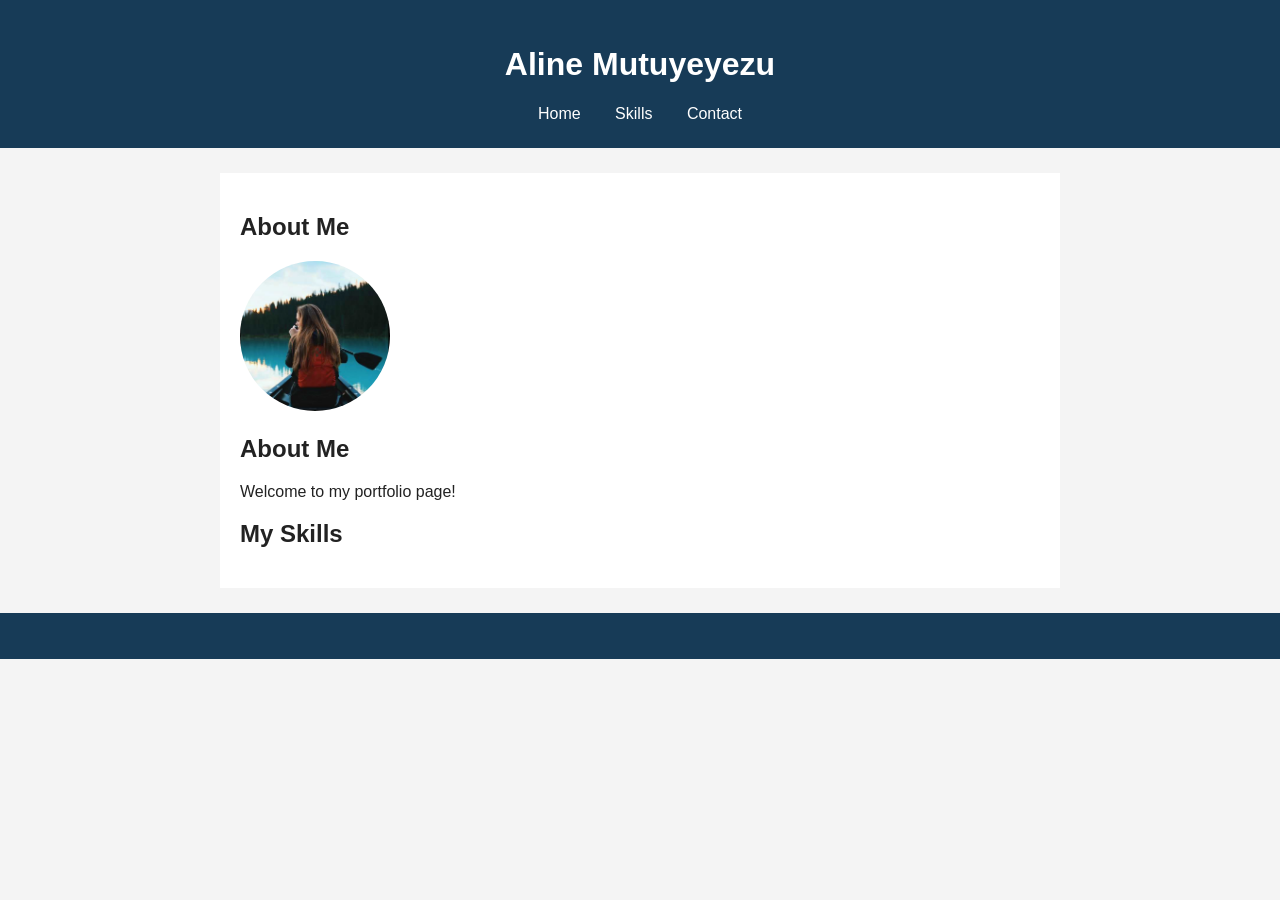
<file: index.html>
<!DOCTYPE html>
<html lang="en">
<head>
    <meta charset="UTF-8">
    <meta name="viewport" content="width=device-width, initial-scale=1.0">
    <title>My Portfolio</title>
    <link rel="stylesheet" href="index.css">
</head>
<body>
    <header>
        <h1>my portifolio</h1>

        <nav>
            <a href="#home">Home</a>
            <a href="#skills">Skills</a>
            <a href="#contact">Contact</a>
        </nav>
    </header>

    <main>
        
            <h2>About Me</h2>
        
<section id="profile" class="profile">
    <img
        id="profile-image"
        src="image.png.png"
        alt="My profile picture"
    >

    <h2>About Me</h2>
    
</section>

            <p>Welcome to my portfolio page!</p>
        </section>

        <section id="skills">
            <h2>My Skills</h2>
            <ul id="skills-list"></ul>
            <ul id="css" ></ul>
        </section>
    </main>

    <footer>
        <p id="last-updated"></p>
    </footer>

    <script src="index.js"></script>
</body>
</html>
</file>
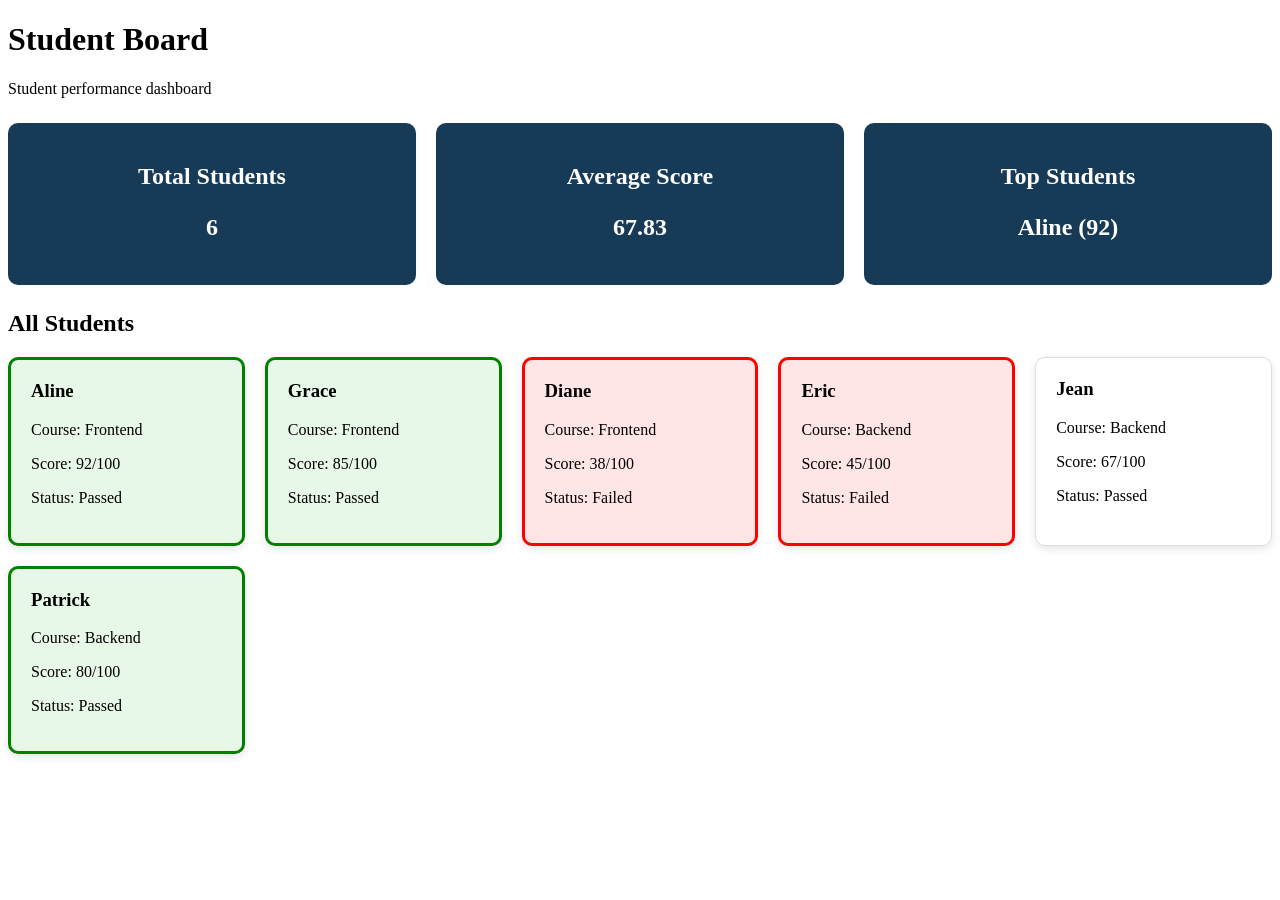
<file: index2.html>
<!DOCTYPE html>
<html lang="en">
<head>
    <meta charset="UTF-8">
    <meta name="viewport" content="width=device-width, initial-scale=1.0">
    <title>Student Board</title>
    <link rel="stylesheet" href="index2.css">
</head>
<body>
    <header>
        <h1>Student Board</h1>
        <p>Student performance dashboard</p>
    </header>

    <main>
        <section class="statistics">
            <div class="stat-card">
                <h2>Total Students</h2>
                <p id="student-count">0</p>
            </div>

            <div class="stat-card">
                <h2>Average Score</h2>
                <p id="average-score">0</p>
            </div>

            <div class="stat-card">
                <h2>Top Students</h2>
                <p id="top-students">None</p>
            </div>
        </section>

        <h2>All Students</h2>
        <section id="student-board" class="student-grid"></section>
    </main>

    <script src="index2.js"></script>
</body>
</html>
</file>
<file: index.css>
body {
    font-family: Arial, sans-serif;
    margin: 0;
    background: #f4f4f4;
    color: #222;
}

header {
    background: #173b57;
    color: white;
    text-align: center;
    padding: 25px;
}

nav {
    margin-top: 15px;
}

nav a {
    color: white;
    text-decoration: none;
    padding: 10px;
    margin: 5px;
}

nav a.active {
    background: #f0b429;
    color: #222;
    border-radius: 5px;
}

main {
    max-width: 800px;
    margin: 25px auto;
    padding: 20px;
    background: white;
}

#profile-image {
    width: 150px;
    height: 150px;
    object-fit: cover;
    border-radius: 50%;
}

#skills-list li {
    margin: 10px 0;
}

footer {
    background: #173b57;
    color: white;
    text-align: center;
    padding: 15px;
}

#profile-image {
    width: 150px;
    height: 150px;
    object-fit: cover;
    border-radius: 50%;
}
</file>
<file: index2.css>
/* Student Board */
.statistics {
    display: grid;
    grid-template-columns: repeat(auto-fit, minmax(180px, 1fr));
    gap: 20px;
    margin: 25px 0;
}

.stat-card {
    background: #173b57;
    color: white;
    padding: 20px;
    text-align: center;
    border-radius: 10px;
}

.stat-card p {
    font-size: 24px;
    font-weight: bold;
/* Student Board */
.statistics {
    display: grid;
    grid-template-columns: repeat(auto-fit, minmax(180px, 1fr));
    gap: 20px;
    margin: 25px 0;
}

.stat-card {
    background: #173b57;
    color: white;
    padding: 20px;
    text-align: center;
    border-radius: 10px;
}

.stat-card p {
    font-size: 24px;
    font-weight: bold;
}

.student-grid {
    display: grid;
    grid-template-columns: repeat(auto-fit, minmax(220px, 1fr));
    gap: 20px;
    margin-top: 20px;
}

.student-card {
    background: white;
    padding: 20px;
    border: 1px solid #ddd;
    border-radius: 10px;
    box-shadow: 0 3px 8px rgba(0, 0, 0, 0.1);
}

.student-card h3 {
    margin-top: 0;
}

.student-card.high-score {
    border: 3px solid green;
    background: #e8f8e8;
}

.student-card.failed {
    border: 3px solid red;
    background: #ffe5e5;
}

@media (max-width: 600px) {
    .student-grid {
        grid-template-columns: 1fr;
    }
}

}

.student-grid {
    display: grid;
    grid-template-columns: repeat(auto-fit, minmax(220px, 1fr));
    gap: 20px;
    margin-top: 20px;
}

.student-card {
    background: white;
    padding: 20px;
    border: 1px solid #ddd;
    border-radius: 10px;
    box-shadow: 0 3px 8px rgba(0, 0, 0, 0.1);
}

.student-card h3 {
    margin-top: 0;
}

.student-card.high-score {
    border: 3px solid green;
    background: #e8f8e8;
}

.student-card.failed {
    border: 3px solid red;
    background: #ffe5e5;
}

@media (max-width: 600px) {
    .student-grid {
        grid-template-columns: 1fr;
    }
}
</file>
